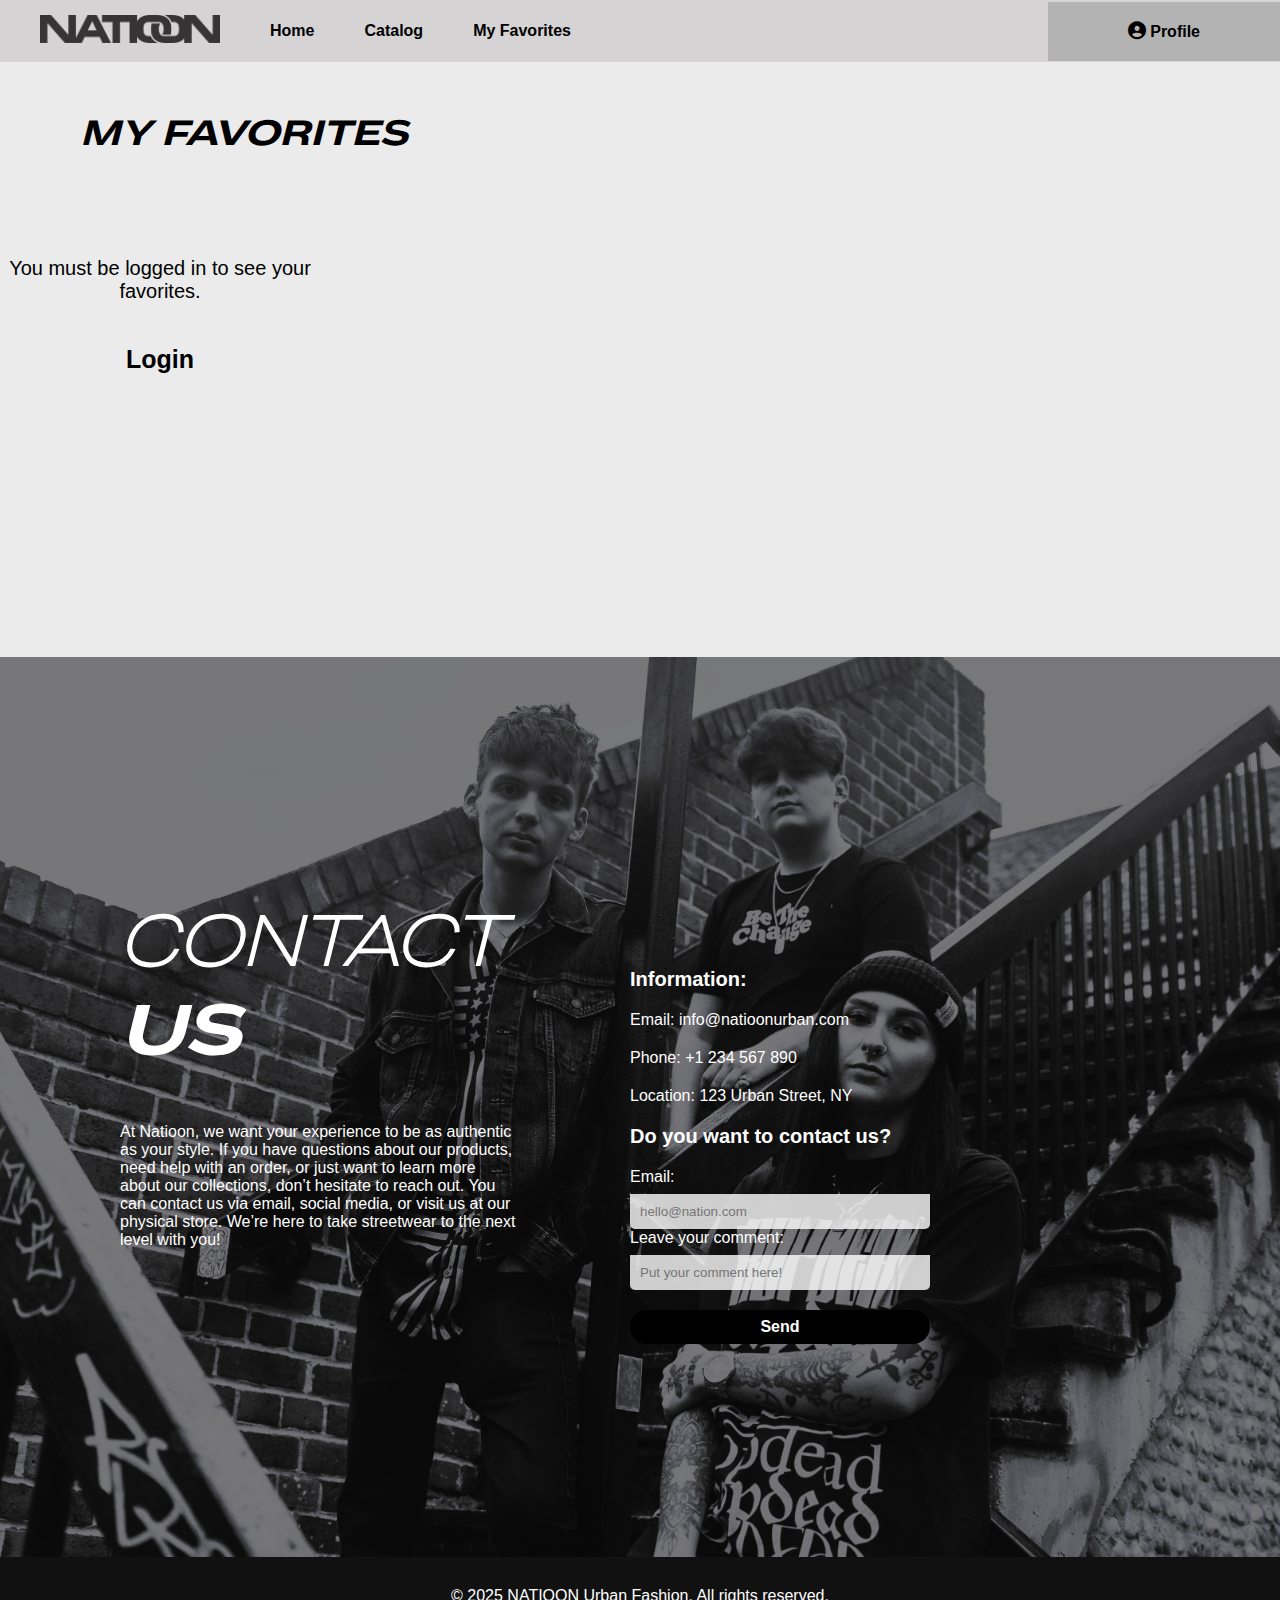
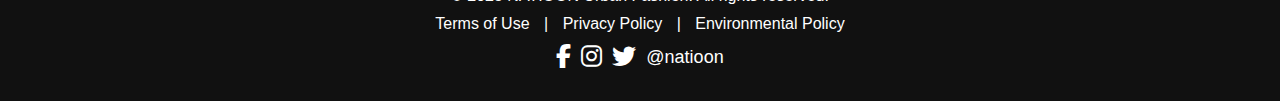
<file: pages/favorites.html>
<!DOCTYPE html>
<html lang="en">

<head>
    <meta charset="UTF-8">
    <meta name="viewport" content="width=device-width, initial-scale=1.0">
    <title>My Favorites</title>
    <link rel="stylesheet" href="../css/home.css">
    <link rel="stylesheet" href="../css/favorites.css">
    <link rel="stylesheet" href="https://cdnjs.cloudflare.com/ajax/libs/font-awesome/6.5.1/css/all.min.css">
    
    <link rel="icon" type="image/png" sizes="32x40" href="/favicon-32x32.png">
    <link rel="icon" type="image/png" sizes="16x16" href="/favicon-16x16.png">
    <link rel="manifest" href="/site.webmanifest">
    <link rel="icon" type="image/png" href="../assets/favicon.ico">
</head>

<body>
    <header>
        <div class="logo">
            <img src="../img/favorites/logo nation.png" alt="Nation Logo">
        </div>
        <nav>
            <ul>
                <li><a href="../pages/home.html">Home</a></li> <!-- LINK DE REDIRIGIR-->
                <li><a href="../pages/home.html">Catalog</a></li> <!-- LINK DE REDIRIGIR-->
                <li><a href="../pages/favorites.html" class="active">My Favorites</a></li> <!-- LINK DE REDIRIGIR-->
            </ul>
        </nav>
        <div class="profile-box">
            <a id="profile-link" href="../pages/user.html">
                <i class="fas fa-user-circle"></i>
                <span>Profile</span>
            </a>
        </div>
    </header>

    <main>
        <section class="favorites-section">
            <h1 id="h1bold">MY FAVORITES</h1>

            <div class="favorites-container" id="favorites-container1">
                <!-- Los productos favoritos se cargarán dinámicamente aquí -->
            </div>
        </section>
    </main>

    <section class="contact-us">
        <h1 class="contact-title">CONTACT</h1>
        <h1 class="contact-title2">US</h1>
        <div class="contact-container">
            <div class="contact-text">
                <p>At Natioon, we want your experience to be as authentic as your style. If you have questions about our
                    products, need help with an order, or just want to learn more about our collections, don’t hesitate
                    to reach out. You can contact us via email, social media, or visit us at our physical store. We’re
                    here to take streetwear to the next level with you!</p>
            </div>
            <div class="contact-info">
                <p class="contact-infotitle"> Information: </p>
                <p>Email: info@natioonurban.com</p>
                <p>Phone: +1 234 567 890</p>
                <p>Location: 123 Urban Street, NY</p>
                <p class="contact-infotitle"> Do you want to contact us? </p>
                <form>
                    <label for="email">Email:</label>
                    <div class="input-container">
                        <input type="email" id="email" placeholder="hello@nation.com" required>
                    </div>
                    <label for="comment">Leave your comment:</label>
                    <div class="input-container">
                        <input type="text" id="comment" placeholder="Put your comment here!" required>
                    </div>
                    <button class="update-btn">Send</button>
                </form>
            </div>
        </div>
    </section>
    <footer class="footer">
        <div class="footer-content">
            <p>&copy; 2025 NATIOON Urban Fashion. All rights reserved.</p>
            <div class="footer-links">
                <a href="#">Terms of Use</a> |
                <a href="#">Privacy Policy</a> |
                <a href="#">Environmental Policy</a>
            </div>
            <div class="social-icons">
                <a href="#" class="social-link"><i class="fab fa-facebook-f"></i></a>
                <a href="#" class="social-link"><i class="fab fa-instagram"></i></a>
                <a href="#" class="social-link"><i class="fab fa-twitter"></i></a>
                <span class="social-handle">@natioon</span>
            </div>
        </div>
    </footer>

    <script src="../js/favorites.js"></script>
</body>

</html>
</file>
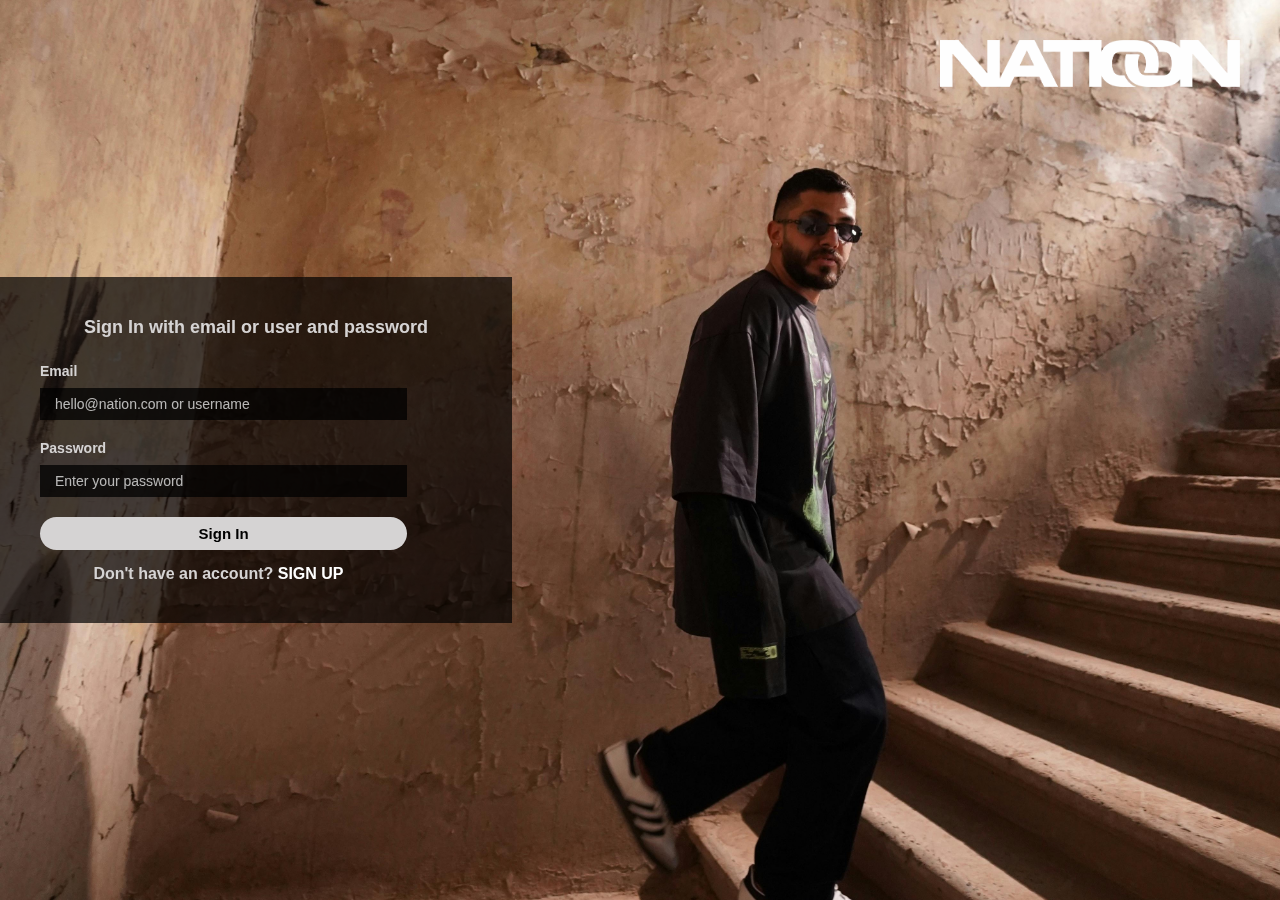
<file: pages/home.html>
<!DOCTYPE html>
<html lang="en">

<head>
    <meta charset="UTF-8">
    <meta name="viewport" content="width=device-width, initial-scale=1.0">
    <title>Home</title>
    <link rel="stylesheet" href="../css/home.css">
    <link rel="stylesheet" href="https://cdnjs.cloudflare.com/ajax/libs/font-awesome/6.5.1/css/all.min.css">
    <link rel="stylesheet" href="https://cdnjs.cloudflare.com/ajax/libs/font-awesome/6.4.0/css/all.min.css">
    
    <link rel="icon" type="image/png" sizes="32x40" href="/favicon-32x32.png">
    <link rel="icon" type="image/png" sizes="16x16" href="/favicon-16x16.png">
    <link rel="manifest" href="/site.webmanifest">
    <link rel="icon" type="image/png" href="../assets/favicon.ico">
</head>

<body>
    <header>
        <div class="logo">
            <img src="../img/home/logo nation.png" alt="Nation Logo">
        </div>
        <nav>
            <ul>
                <li><a href="../pages/home.html">Home</a></li> <!-- LINK DE REDIRIGIR-->
                <li><a href="#catalog-section">Catalog</a></li> <!-- LINK DE REDIRIGIR-->
                <li><a href="../pages/favorites.html">My Favorites</a></li> <!-- LINK DE REDIRIGIR-->
            </ul>
        </nav>
        <div class="profile-box">
            <a id="profile-link" href="#"> <!--Aqui se intervino el boton para que funcionara dependiendo que usuario ingresaba-->
            <i class="fas fa-user-circle"></i>
            <span>Profile</span>
            </a>
        </div>
    </header>

    <main>
        <div class="hero">
            <img src="../img/home/backgroundhome.jpg" alt="Fashion Background">
            <div class="hero-text">
                <h1>FIND</h1>
                <h1 id="h1bold">YOUR VIBE</h1>
            </div>
        </div>
    </main>

    <section class="favorites">
        <h1 class="h1bold">MY FAVORITES</h1> 
        <div class="products-favorites"></div> <!--Aqui se paso la informacion JS-->
    </section>

    <section id="catalog-section" class="catalog">
        <h1 class="h1bold">CATALOG</h1>
        <div class="search-box">
            
            <input type="text" id="buscador" placeholder="Buscar productos">
            <button><i class="fas fa-search"></i></button>
        </div>
        <div class="products"> </div> <!--Aqui se paso la informacion JS-->
    </section>

    

   <section class="contact-us">
        <div class="titles">
            <h1 class="contact-title">CONTACT</h1>
            <h1 class="contact-title2">US</h1>
        </div>
        <div class="contact-container">
            <div class="contact-text">
                <p>At Natioon, we want your experience to be as authentic as your style. If you have questions about our
                    products, need help with an order, or just want to learn more about our collections, don’t hesitate
                    to reach out. You can contact us via email, social media, or visit us at our physical store. We’re
                    here to take streetwear to the next level with you!</p>
            </div>
            <div class="contact-info">
                <p class="contact-infotitle"> Information: </p>
                <p>Email: info@natioonurban.com</p>
                <p>Phone: +1 234 567 890</p>
                <p>Location: 123 Urban Street, NY</p>

                <p class="contact-infotitle"> Do you want to contact us? </p>
                <form>
                    <label for="email">Email:</label>
                    <div class="input-container">
                        <input type="email" id="email" placeholder="hello@nation.com" required>
                    </div>
                    <label for="comment">Leave your comment:</label>
                    <div class="input-container">
                        <input type="text" id="comment" placeholder="Put your comment here!" required>
                    </div>
                    <button class="update-btn">Send</button>
                </form>

            </div>
        </div>
    </section>
    <footer class="footer">
        <div class="footer-content">
            <p>&copy; 2025 NATIOON Urban Fashion. All rights reserved.</p>
            <div class="footer-links">
                <a href="#">Terms of Use</a> |
                <a href="#">Privacy Policy</a> |
                <a href="#">Environmental Policy</a>
            </div>
            <div class="social-icons">
                <a href="#" class="social-link"><i class="fab fa-facebook-f"></i></a>
                <a href="#" class="social-link"><i class="fab fa-instagram"></i></a>
                <a href="#" class="social-link"><i class="fab fa-twitter"></i></a>
                <span class="social-handle">@natioon</span>
            </div>
        </div>
    </footer>
    <script src="../js/home.js"></script>
</body>

</html>
</file>
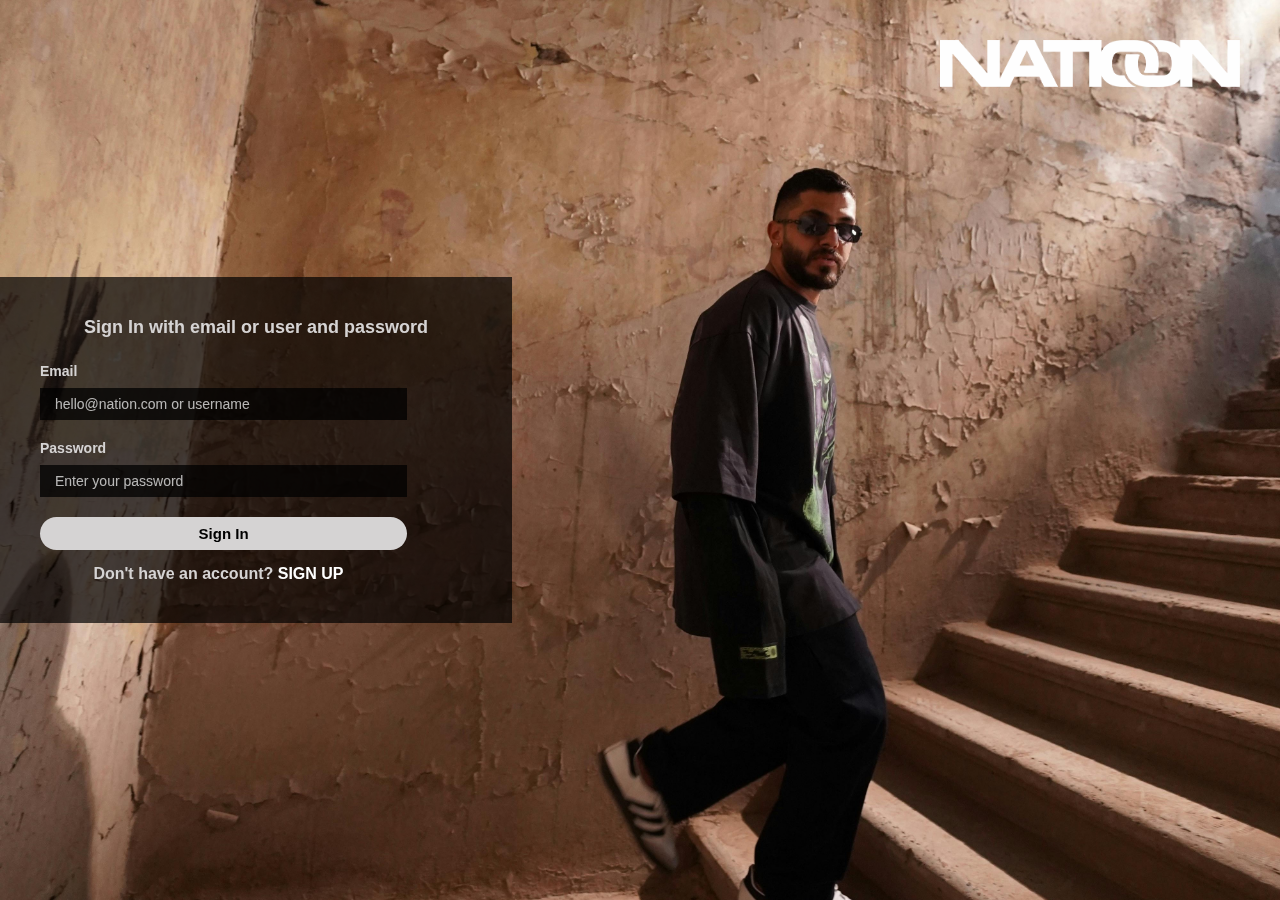
<file: pages/login.html>
<!DOCTYPE html>
<html lang="en">

<head>
    <meta charset="UTF-8">
    <meta name="viewport" content="width=device-width, initial-scale=1.0">
    <title>Sign In</title>
    <link rel="stylesheet" href="../css/login.css">

    <link rel="icon" type="image/png" sizes="32x40" href="/favicon-32x32.png">
    <link rel="icon" type="image/png" sizes="16x16" href="/favicon-16x16.png">
    <link rel="icon" type="image/png" href="../assets/favicon.ico">
</head>

<body>
    <div class="background">
        <div class="signin-box">
            <p class="titulopoppins">Sign In with email or user and password</p>
            <form class="signin-form">
                <div class="input-group">
                    <label for="email">Email</label>
                    <input type="email" id="email" placeholder="hello@nation.com or username" required>
                </div>
                <div class="input-group">
                    <label for="password">Password</label>
                    <input type="password" id="password" placeholder="Enter your password" required>
                </div>
                <button type="submit" class="signin-btn"> Sign In </button> <!-- LINK DE REDIRIGIR-->
            </form>
            <p class="signup-link">Don't have an account? <a href="../pages/registro.html">SIGN UP</a></p> <!-- LINK DE REDIRIGIR-->
        </div>
        <div class="logo">
            <img src="../img/login/logo nation blanco.png" alt="Nation Logo">
        </div>
    </div>

    <script src="../js/login.js"></script>

</body>

</html>
</file>
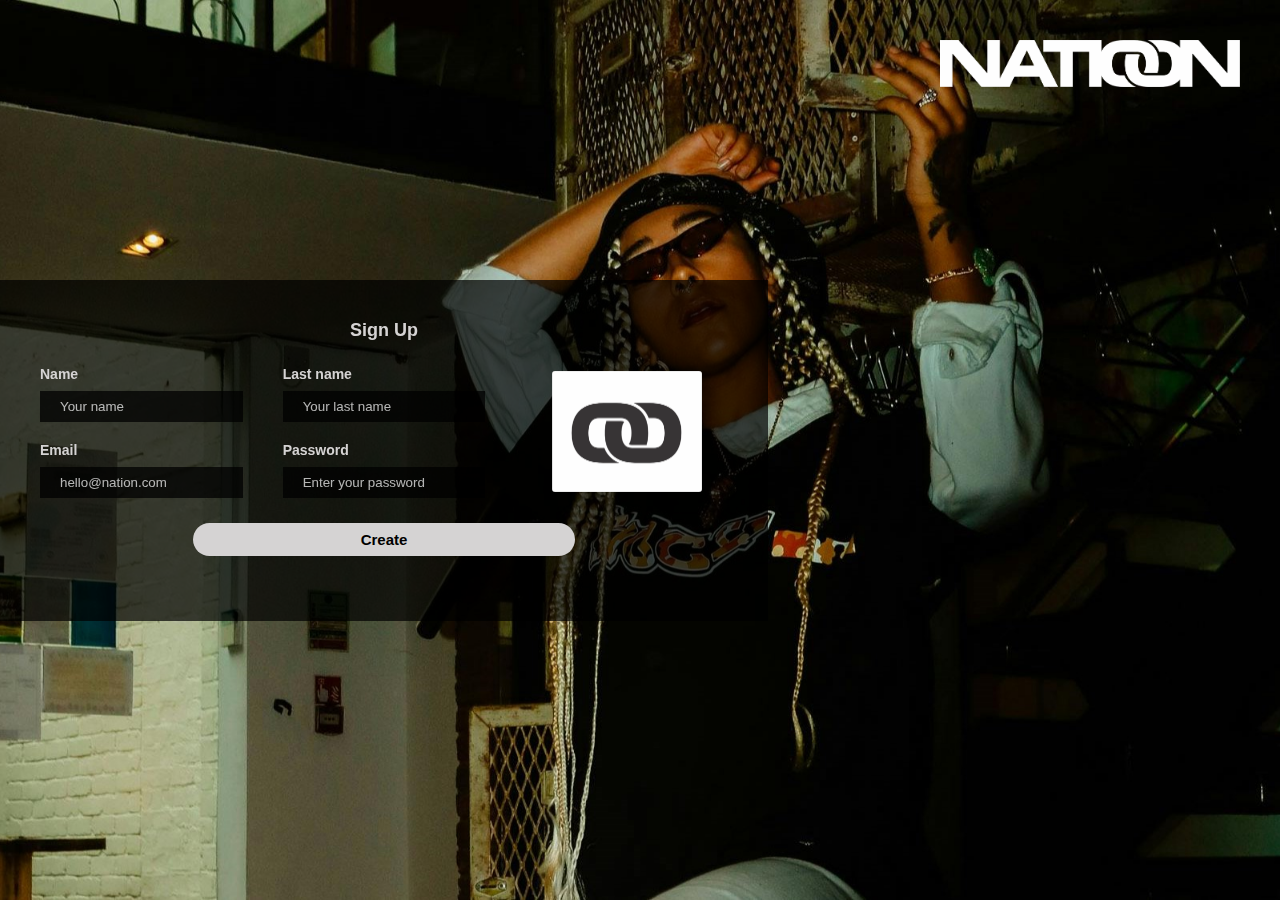
<file: pages/registro.html>
<!DOCTYPE html>
<html lang="en">

<head>
    <meta charset="UTF-8">
    <meta name="viewport" content="width=device-width, initial-scale=1.0">
    <title>Sign Up</title>
    <link rel="stylesheet" href="../css/registro.css">

    <link rel="icon" type="image/png" sizes="32x40" href="/favicon-32x32.png">
    <link rel="icon" type="image/png" sizes="16x16" href="/favicon-16x16.png">
    <link rel="icon" type="image/png" href="../assets/favicon.ico">
</head>

<body>
    <div class="background">
        <div class="signup-box">
            <p class="titulopoppins">Sign Up</p>
            <form class="signup-form">
                <div class="form-columns">
                    <!-- PRIMERA COLUMNA -->
                    <div class="column">
                        <div class="input-group">
                            <label for="name">Name</label>
                            <input type="text" id="name" placeholder="Your name" required>
                        </div>
                        <div class="input-group">
                            <label for="email">Email</label>
                            <input type="email" id="email" placeholder="hello@nation.com" required>
                        </div>
                    </div>

                    <!-- SEGUNDA COLUMNA -->
                    <div class="column">
                        <div class="input-group">
                            <label for="lastname">Last name</label>
                            <input type="text" id="lastname" placeholder="Your last name" required>
                        </div>
                        <div class="input-group">
                            <label for="password">Password</label>
                            <input type="password" id="password" placeholder="Enter your password" required>
                        </div>
                    </div>

                    <!-- TERCERA COLUMNA -->
                    <div class="column logo-container">
                        <img src="../img/registro/logo nation 2.png" alt="Nation Logo">
                    </div>
                </div>
                <div class="button-container">
                    <button type="submit" class="create-btn">Create</button> <!-- LINK DE REDIRIGIR-->
                </div>
            </form>
        </div>
        <div class="logo">
            <img src="../img/registro/logo nation blanco.png" alt="Nation Logo">
        </div>
    </div>

    <script src="../js/registro.js"></script>

</body>

</html>
</file>
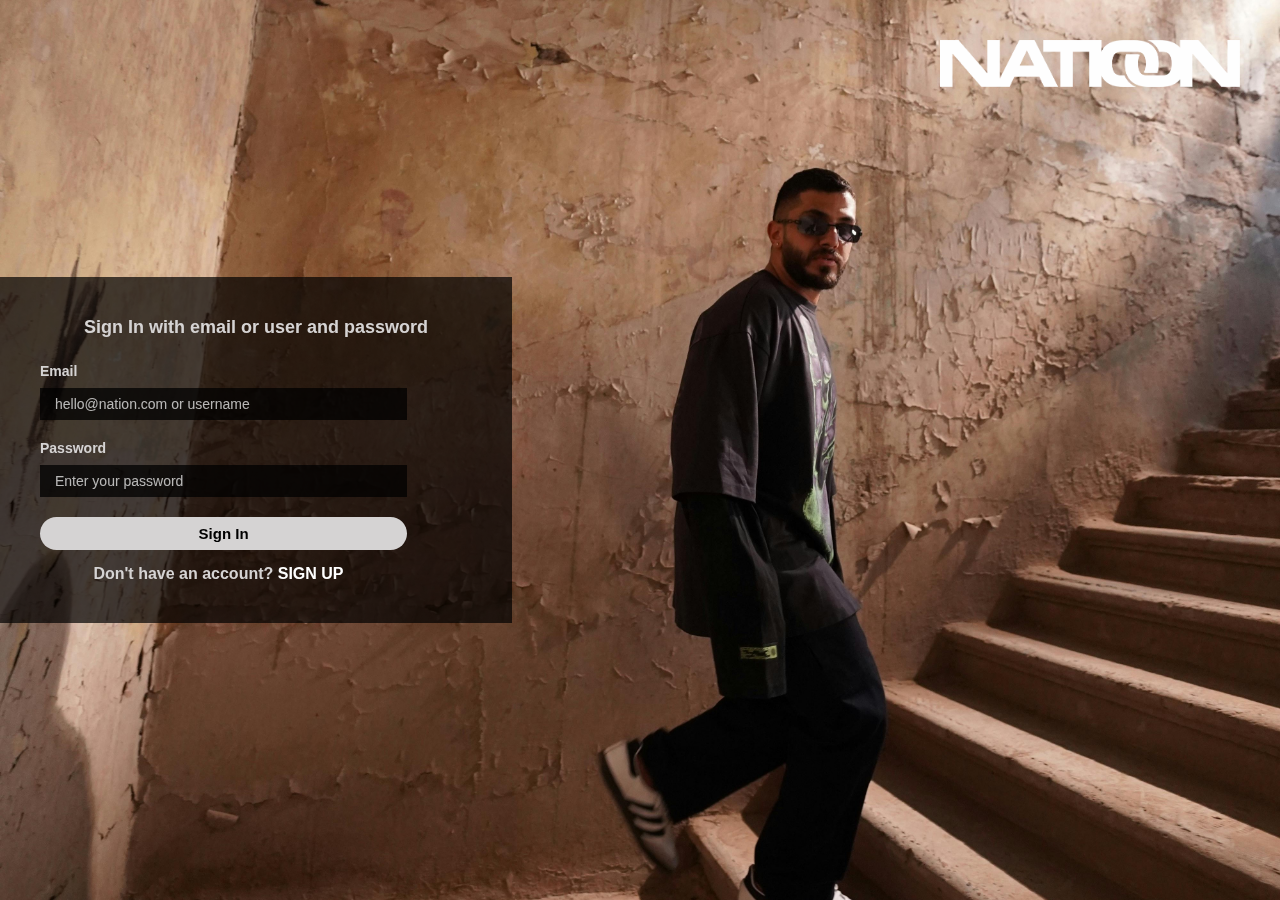
<file: pages/user.html>
<!DOCTYPE html>
<html lang="en">

<head>
    <meta charset="UTF-8">
    <meta name="viewport" content="width=device-width, initial-scale=1.0">
    <title>Profile</title>
    <link rel="stylesheet" href="../css/user.css">
    <link rel="stylesheet" href="https://cdnjs.cloudflare.com/ajax/libs/font-awesome/6.5.1/css/all.min.css">

    <link rel="icon" type="image/png" sizes="32x40" href="/favicon-32x32.png">
    <link rel="icon" type="image/png" sizes="16x16" href="/favicon-16x16.png">
    <link rel="manifest" href="/site.webmanifest">
    <link rel="icon" type="image/png" href="../assets/favicon.ico">

</head>

<body>
    <header>
        <div class="logo">
            <img src="../img/user/logo nation.png" alt="Nation Logo">
        </div>
        <nav>
            <ul>
                <li><a href="../pages/home.html">Home</a></li> <!-- LINK DE REDIRIGIR-->
                <li><a href="../pages/home.html">Catalog</a></li> <!-- LINK DE REDIRIGIR-->
                <li><a href="../pages/favorites.html">My Favorites</a></li> <!-- LINK DE REDIRIGIR-->
            </ul>
        </nav>
        <div class="profile-box">
            <a id="profile-link" href="../pages/user.html">
                <i class="fas fa-user-circle"></i>
                <span>Profile</span>
            </a>
        </div>
    </header>

    <main>
        <aside class="ladoizq">
            <h1>Hello!</h1>
            <div class="profile-section">
                <a href="../pages/user.html"> <!-- LINK DE REDIRIGIR-->
                    <i class="fas fa-user-circle"></i>
                    <span>Profile</span>
                </a>
            </div>
            <div class="signout">
                <a href="../index.html"><i class="fas fa-sign-out-alt"></i> Sign Out</a> <!-- LINK DE REDIRIGIR-->
            </div>
        </aside>

        <section class="profile-content">
            <div class="profile-photo">
                <img src="../img/user/logo nation 2.png" alt="Profile Photo">
                <p>Your profile <br>photo</p>
            </div>

            <div class="profile-info">
                <div class="row">
                    <div class="info-group">
                        <label>Name</label>
                        <p id="profile-nombre">Your name</p>
                    </div>
                    <div class="info-group">
                        <label>Last Name</label>
                        <p id="profile-apellido">Your last name</p>
                    </div>
                </div>

                <div class="row">
                    <div class="info-group">
                        <label>Email</label>
                        <p id="profile-email">hello@gmail.com</p>
                    </div>
                </div>

                <form>
                    <div class="row2">
                        <div class="info-group">
                            <label for="password">Password</label>
                            <div class="input-container">
                                <input type="password" id="password" placeholder="Enter your password" required>
                                <i class="fas fa-edit"></i>
                            </div>
                        </div>
                        <div class="info-group">
                            <label for="confirm-password">Confirm the new password</label>
                            <input type="password" id="confirm-password" placeholder="Enter your new password" required>
                        </div>
                    </div>
                    <button class="update-btn">Update</button>
                </form>
            </div>
        </section>
    </main>
    <script src="../js/user.js"></script>

</body>

</html>
</file>
<file: css/home.css>
html {
    scroll-behavior: smooth;
}

/* FUENTES ENLAZADAS */
@font-face {
    font-family: 'MiFuente';
    src: url("../fonts/MiFuente.ttf") format('truetype');
    font-weight: normal;
    font-style: normal;
}

@font-face {
    font-family: 'MiFuente2';
    src: url("../fonts/MiFuente2.ttf") format('truetype');
    font-weight: normal;
    font-style: normal;
}

/* CONFIGURACIÓN CUERPO DE LA PÁGINA */

* {
    margin: 0;
    padding: 0;
    box-sizing: border-box;
    font-family: 'Poppins', sans-serif;
}

body {
    background: #ebebeb;
}

h1 {
    font-family: "MiFuente", sans-serif;
    color: #000000;
    font-style: italic;
}

#h1bold {
    font-family: "MiFuente2", sans-serif;
    color: #000000;
    font-style: italic;
}

/* CONFIGURACIÓN HEADER */
header {
    display: flex;
    align-items: center;
    justify-content: left;
    padding: 15px 40px;
    background: #d5d3d3;
}

.logo img {
    width: 180px;
}

nav ul {
    display: flex;
    list-style: none;
    gap: 50px;
    margin-left: 50px;
}

nav ul li a {
    text-decoration: none;
    color: black;
    font-weight: bold;
}

.profile-box {
    background: #b3b3b3;
    padding: 20px 80px;
    font-weight: bold;
    cursor: pointer;
    position: absolute;
    right: 0%;
    align-items: center;
    gap: 8px;
}

.profile-box a {
    text-decoration: none;
    color: black;
}

.profile-box i {
    font-size: 18px;
}

.hero {
    position: relative;
    width: 100%;
    height: 550px;
    overflow: hidden;
}

.hero img {
    width: 100%;
    height: 100%;
    object-fit: cover;
}

.hero-text {
    position: absolute;
    top: 50%;
    left: 0px;
    transform: translateY(-50%);
    background: rgba(213, 211, 211, 0.5);
    padding: 50px;
    padding-left: 120px;
}

.hero-text h1 {
    font-size: 60px;
    color: black;
}

/* MY FAVORITES */

.favorites h1 {
    font-family: "MiFuente2", sans-serif;
    padding: 80px;
    font-size: 35px;
}

.products-favorites {
    display: grid;
    grid-template-columns: repeat(4, 1fr);
    /* 4 columnas */
    gap: 0px;
    justify-content: center;
    margin-top: 0px;
    margin-bottom: -40px;
}

.product {
    align-items: center;
    text-align: center;
    justify-content: space-between;
    position: relative;
    padding-bottom: 20px;
}

.product img {
    width: 100%;
    height: 500px;
    object-fit: cover;
}

/* CATALOGO */

.catalog {
    text-align: left;
}

.catalog h1 {
    font-family: "MiFuente2", sans-serif;
    padding: 80px;
    font-size: 35px;
}

/* BARRA DE BUSQUEDA (SEARCH) */

.search-box {
    display: flex;
    justify-content: flex-end;
    align-items: center;
    margin-bottom: 20px;
    margin-top: -130px;
    padding-right: 80px;
}

.search-box input {
    padding: 12px 15px;
    width: 250px;
    border: none;
    border-radius: 50px;
    background-color: #d5d3d3;
    font-weight: normal;
    font-size: 16px;
    color: #666;
}

.search-box input::placeholder {
    color: #666;
}

.search-box {
    position: relative;
}

.search-box button {
    position: absolute;
    right: 95px;
    background: transparent;
    border: none;
    color: #666;
    font-size: 18px;
    cursor: pointer;
    display: flex;
    align-items: center;
    justify-content: center;
}

.search-box button i {
    color: #666;
}

.search-box input:focus {
    outline: none;
}

/* PRODUCTOS */

.products {
    display: grid;
    grid-template-columns: repeat(4, 1fr);
    /* 4 columnas */
    gap: 0px;
    justify-content: center;
    margin-top: 80px;
}

.product {
    align-items: center;
    text-align: center;
    justify-content: space-between;
    position: relative;
    padding-bottom: 20px;
}

.product img {
    width: 100%;
    height: 500px;
    object-fit: cover;
}

/* CONTENEDOR DE LA IMAGEN DEL PRODUCTO, NOMBRE, PRECIO Y FAV */
.product-title-container {
    display: flex;
    align-items: center;
    justify-content: center;
    gap: 10px;
    margin-top: 10px;
    padding: 0 15px;
    min-height: 50px;
}

.product h3 {
    margin: 0;
    flex-grow: 1;
    text-align: center;
}

.price {
    margin-top: 5px;
    margin-bottom: 20px;
}

.favorite-btn {
    background: none;
    border: none;
    cursor: pointer;
    font-size: 24px;
    color: #000;
    padding: 0;
    display: flex;
    align-items: center;
    justify-content: center;
    margin-left: 5px;
}

.favorite-btn i {
    transition: color 0.3s ease;
}

.favorite-btn.active i {
    color: rgb(0, 0, 0);
}

.favorite-btn i.fa-solid {
    color: rgb(0, 0, 0);
}

.product a {
    text-decoration: none;
    color: black;
}

/*AQUI EMPIEZA CONTACT US*/

.contact-us {
    text-align: center;
    padding: 0;
    background: url("../img/home/backgroundcontactus.jpg") no-repeat center center/cover;
    color: #fff;
    width: 100%;
    min-height: 115vh;
    display: flex;
    flex-direction: column;
    justify-content: center;
}

.titles {
    margin-top: 50px;
}

.contact-title {
    font-family: "MiFuente", sans-serif;
    font-size: 70px;
    text-transform: uppercase;
    font-style: italic;
    text-align: left;
    padding: 0px 120px;
    color: white;
    margin-top: 30px;
}

.contact-title2 {
    font-family: "MiFuente2", sans-serif;
    font-size: 70px;
    text-transform: uppercase;
    font-style: italic;
    text-align: left;
    padding: 0px 120px;
    color: white;
}

.contact-container {
    display: flex;
    justify-content: space-between;
    align-items: center;
    flex-wrap: wrap;
}

.contact-text {
    max-width: 520px;
    text-align: left;
    padding-left: 120px;
    margin-top: -50px;
}

.contact-infotitle {
    text-align: left;
    max-width: 300px;
    padding-right: 300px;
    font-weight: bold;
    font-size: 20px;
    padding: 0%;
}

.contact-info {
    margin-top: -100px;
    text-align: left;
    max-width: 800px;
    padding-right: 350px;
}

.contact-info p {
    margin-bottom: 20px;
}

.input-container {
    display: flex;
    align-items: center;
    width: 100%;
    border-radius: 5px;
    overflow: hidden;
}

.input-container input {
    flex: 1;
    padding: 10px;
    border: none;
    outline: none;
    background-color: rgba(255, 255, 255, 0.8);
    margin-top: 8px;
}

.update-btn {
    display: block;
    width: 300px;
    padding: 8px;
    background: #000000;
    border: none;
    border-radius: 50px;
    font-weight: bold;
    font-size: 16px;
    cursor: pointer;
    margin: 10px auto 0 auto;
    text-align: center;
    margin-top: 20px;
    color: white;
}

.update-btn:hover {
    background: white;
}

/*AQUI EMPIEZA EL FOOTER*/

.footer {
    background: #111;
    color: #fff;
    text-align: center;
    padding: 30px 0;
}

.footer-links {
    margin: 10px 0;
}

.footer-links a {
    color: #fff;
    text-decoration: none;
    margin: 0 10px;
}

.footer-links a:hover {
    text-decoration: underline;
}

/*AQUI EMPIEZA LOS ICONOS*/

.social-icons {
    display: flex;
    align-items: center;
    gap: 10px;
    margin-top: 10px;
    justify-content: center;
}

.social-link {
    color: white;
    font-size: 24px;
    transition: color 0.3s ease;
}

.social-link:hover {
    color: #8b8b8b;
}

.social-handle {
    color: white;
    font-size: 18px;
}
</file>
<file: css/favorites.css>
html {
    scroll-behavior: smooth;
}

/* FUENTES ENLAZADAS */
@font-face {
    font-family: 'MiFuente';
    src: url("../fonts/MiFuente.ttf") format('truetype');
    font-weight: normal;
    font-style: normal;
}

@font-face {
    font-family: 'MiFuente2';
    src: url("../fonts/MiFuente2.ttf") format('truetype');
    font-weight: normal;
    font-style: normal;
}

nav ul {
    display: flex;
    list-style: none;
    gap: 50px;
    margin-left: 50px;
}

.favorites-section h1 {
    font-size: 35px;
    margin-bottom: 40px;
    padding: 50px 80px;
    margin-bottom: -80px;
}

/* CUANDO NO HAY FAVORITOS */
.no-favorites-message {
    flex-direction: column;
    align-items: center;
    justify-content: center;
    text-align: center;
    height: 300px;
    margin: 50px 0;
}

.no-favorites-message i {
    font-size: 60px;
    color: #000000;
    margin-bottom: 20px;
}

.no-favorites-message p {
    font-size: 20px;
    color: #000000;
    margin-bottom: 30px;
    text-decoration: none;
}

.browse-button {
    display: inline-block;
    padding: 12px 25px;
    text-decoration: none;
    font-weight: bold;
    transition: background-color 0.3s ease;
    color: black;
    font-size: 25px;
}

/* ESTILOS DE PRODUCTOS */
.favorites-container{
    display: grid;
    grid-template-columns: repeat(4, 1fr);
    gap: 0px;
    justify-content: center;
    margin-top: 80px;
    margin-bottom: 50px;
}
.favorites-container h3 {
    white-space: nowrap;       /* Evita el salto de línea */ 
    text-overflow: ellipsis;  /* Añade "..." si el texto es muy largo */
    font-size: 18px;
    font-weight: bold;
    margin: 0px 20px 0px 5px;
    display: block;
    width: 100%;             
}

/* BOTÓN PARA QUITAR DE FAVORITOS */
.remove-favorite-btn {
    background: none;
    border-style: none;
    cursor: pointer;
    font-size: 24px;
    color: rgb(0, 0, 0);
    padding: 0;
}

/* ESTILOS PARA EL MENÚ CON PRODUCTOS */
nav ul li a.active {
    text-decoration: none;
    font-weight: bold;
}

/* AQUÍ EMPIEZA CONTACT US */

.contact-us {
    text-align: center;
    padding: 0;
    background: url("../img/favorites/backgroundfav.jpg") no-repeat center center/cover;
    color: #fff;
    width: 100%;
    min-height: 100vh;
    display: flex;
    flex-direction: column;
    justify-content: center;
}

.contact-title {
    font-family: "MiFuente", sans-serif;
    font-size: 70px;
    text-transform: uppercase;
    font-style: italic;
    text-align: left;
    padding: 0px 120px;
    color: white;
    margin-top: 30px;
}

.contact-title2 {
    font-family: "MiFuente2", sans-serif;
    font-size: 70px;
    text-transform: uppercase;
    font-style: italic;
    text-align: left;
    padding: 0px 120px;
    color: white;
}

.contact-container {
    display: flex;
    justify-content: space-between;
    align-items: center;
    flex-wrap: wrap;
    margin-top: -60px;
}

.contact-text {
    max-width: 520px;
    text-align: left;
    padding-left: 120px;
    margin-top: 10px;
}

.contact-infotitle {
    text-align: left;
    max-width: 300px;
    padding-right: 300px;
    font-weight: bold;
    font-size: 20px;
    padding: 0%;
}

.contact-info {
    margin-top: -50px;
    text-align: left;
    max-width: 800px;
    padding-right: 350px;
}

.contact-info p {
    margin-bottom: 20px;
}

.input-container {
    display: flex;
    align-items: center;
    width: 100%;
    border-radius: 5px;
    overflow: hidden;
}

.input-container input {
    flex: 1;
    padding: 10px;
    border: none;
    outline: none;
    background-color: rgba(255, 255, 255, 0.8);
    margin-top: 8px;
}

.update-btn {
    display: block;
    width: 300px;
    padding: 8px;
    background: #000000;
    border: none;
    border-radius: 50px;
    font-weight: bold;
    font-size: 16px;
    cursor: pointer;
    margin: 10px auto 0 auto;
    text-align: center;
    margin-top: 20px;
    color: white;
}

.update-btn:hover {
    background: white;
}


/*AQUI EMPIEZA EL FOOTER*/

.footer {
    background: #111;
    color: #fff;
    text-align: center;
    padding: 30px 0;
}

.footer-links {
    margin: 10px 0;
}

.footer-links a {
    color: #fff;
    text-decoration: none;
    margin: 0 10px;
}

.footer-links a:hover {
    text-decoration: underline;
}

/*AQUI EMPIEZA LOS ICONOS*/

.social-icons {
    display: flex;
    align-items: center;
    gap: 10px;
    margin-top: 10px;
    justify-content: center;
}

.social-link {
    color: white;
    font-size: 24px;
    transition: color 0.3s ease;
}

.social-link:hover {
    color: #8b8b8b;
}

.social-handle {
    color: white;
    font-size: 18px;
}
/*BOTON DE FAVORITOS*/
.favorite-btn {
    background: none;
    border: none;
    cursor: pointer;
    font-size: 24px;
    color: #000;
    padding: 0;
    display: flex;
    align-items: center;
    justify-content: center;
    margin-left: 5px;
}

.favorite-btn i {
    transition: color 0.3s ease;
}

.favorite-btn.active i {
    color: rgb(0, 0, 0);
}

.favorite-btn i.fa-solid {
    color: rgb(0, 0, 0);
}
/*FORMULARIO*/
</file>
<file: css/login.css>
html {
    scroll-behavior: smooth;
}

* {
    margin: 0;
    padding: 0;
    box-sizing: border-box;
    font-family: 'Poppins', sans-serif;
}

body {
    position: relative;
    height: 100vh;
    display: flex;
    align-items: center;
    justify-content: center;
    background: url('../img/login/background22.jpg') center/cover;
}

.background {
    position: fixed;
    width: 100%;
    height: 100%;
    display: flex;
    align-items: center;
}

.signin-box {
    display: flex;
    flex-direction: column;
    align-items: center;
    background: hsla(0, 0%, 0%, 0.7);
    padding: 40px;
    width: 40%;
    color: #d5d3d3;
}

.titulopoppins {
    font-weight: bold;
    margin-bottom: 25px;
    justify-content: center;
    font-size: 18px;
}

/* ESTILO DEL FORMULARIO */
.signin-form {
    display: flex;
    flex-direction: column;
    gap: 20px;
    width: 100%;
}

/* INPUTS DEL FORM */
.input-group label {
    display: block;
    font-size: 14px;
    margin-bottom: 5px;
    font-weight: bold;
}

.input-group input {
    width: 85%;
    padding: 8px;
    margin-top: 4px;
    background: hsla(0, 0%, 0%, 0.75);
    border: none;
    color: white;
    padding-left: 15px;
    font-size: 14px;
}

.input-group input::placeholder {
    color: rgba(255, 255, 255, 0.7);
}

/* BOTÓN */
.signin-btn {
    width: 85%;
    padding: 8px;
    background: #d5d3d3;
    border: none;
    border-radius: 50px;
    color: rgb(0, 0, 0);
    font-weight: bold;
    cursor: pointer;
    font-size: 15px;
}

.signin-btn:hover {
    background: #ffffff;
    color: black;
}

.signin-btn a {
    text-decoration: none;
    color: black;
}

/* ENLACE A SIGN UP */
.signup-link {
    margin-top: 15px;
    font-size: 16px;
    font-weight: bold;
    margin-left: -75px;
}

.signup-link a {
    color: white;
    font-weight: bold;
    text-decoration: none;
}

.signup-link a:hover {
    text-decoration: underline;
}

/* IMAGEN LOGO */
.logo {
    position: absolute;
    top: 40px;
    right: 40px;
}

.logo img {
    width: 300px;
}
</file>
<file: css/registro.css>
html {
    scroll-behavior: smooth;
}

* {
    margin: 0;
    padding: 0;
    box-sizing: border-box;
    font-family: 'Poppins', sans-serif;
}

body {
    position: relative;
    height: 100vh;
    display: flex;
    align-items: center;
    justify-content: center;
    background: url('../img/registro/background.jpg') no-repeat center center/cover;
}

.background {
    position: fixed;
    width: 100%;
    height: 100%;
    display: flex;
    align-items: center;
}

.signup-box {
    display: flex;
    flex-direction: column;
    align-items: center;
    background: hsla(0, 0%, 0%, 0.7);
    padding: 40px;
    width: 60%;
    color: #d5d3d3;
}

.titulopoppins {
    font-weight: bold;
    margin-bottom: 25px;
    justify-content: center;
    font-size: 18px;
}

/* ESTILO DEL FORMULARIO */
.form-columns {
    display: grid;
    grid-template-columns: 1fr 1fr 1fr;
    gap: 40px;
    width: 100%;
}

/* COLUMNAS DEL FORMULARIO */
.column {
    display: flex;
    flex-direction: column;
    gap: 20px;
}

/* INPUTS */
.input-group label {
    display: block;
    font-size: 14px;
    margin-bottom: 5px;
    font-weight: bold;
}

.input-group input {
    width: 100%;
    padding: 8px;
    margin-top: 4px;
    background: hsla(0, 0%, 0%, 0.75);
    border: none;
    color: white;
    padding-left: 20px;
}

.input-group input::placeholder {
    color: rgba(255, 255, 255, 0.7);
}

/* BOTÓN */

.button-container {
    margin: 25px;
    display: flex;
    justify-content: center;
}

.create-btn {
    width: 60%;
    padding: 8px;
    background: #d5d3d3;
    border: none;
    border-radius: 50px;
    color: rgb(0, 0, 0);
    font-weight: bold;
    cursor: pointer;
    font-size: 15PX;
}

.create-btn:hover {
    background: #ffffff;
    color: black;
}

.create-btn a {
    text-decoration: none;
    color: black;
}

/* TERCERA COLUMNA */
.logo-container {
    display: flex;
    align-items: center;
    justify-content: center;
}

.logo-container img {
    max-width: 150px;
    border-radius: 3px;
}

.logo {
    position: absolute;
    top: 40px;
    right: 40px;
}

.logo img {
    width: 300px;
}
</file>
<file: css/user.css>
html {
    scroll-behavior: smooth;
}

* {
    margin: 0;
    padding: 0;
    box-sizing: border-box;
    font-family: 'Poppins', sans-serif;
}

/* COLOR DE FONDO DE LA PÁGINA USER */

body {
    background: #ebebeb;
}

/* CONFIGURACIÓN DEL HEADER */
header {
    display: flex;
    align-items: center;
    justify-content: left;
    padding: 15px 40px;
    background: #d5d3d3;
}

.logo img {
    width: 180px;
}

nav ul {
    display: flex;
    list-style: none;
    gap: 50px;
    margin-left: 50px;
}

nav ul li a {
    text-decoration: none;
    color: black;
    font-weight: bold;
}

.profile-box {
    background: #b3b3b3;
    padding: 20px 80px;
    font-weight: bold;
    cursor: pointer;
    position: absolute;
    right: 0%;
    align-items: center;
    gap: 8px;
}

.profile-box a {
    text-decoration: none !important;
    color: black !important;
}

.profile-box i {
    font-size: 18px;
}

/* CONTENIDO DE MAIN */
main {
    display: flex;
    padding: 40px;
}

/* PARTE IZQUIERDA DE LA PAGINA */
.ladoizq {
    width: 250px;
    padding: 20px;
    margin-right: 80px;
    margin-left: 30px;
}

.ladoizq h1 {
    font-size: 36px;
    margin-bottom: 20px;
}

.profile-section {
    display: flex;
    align-items: center;
    font-weight: bold;
    gap: 10px;
    cursor: pointer;
    padding-bottom: 8px;
    transition: 0.3s;
}

.profile-section a {
    text-decoration: none !important;
    color: black !important;
}

.signout {
    display: flex;
    align-items: center;
    gap: 10px;
    font-weight: bold;
    cursor: pointer;
    padding-top: 250px;
    transition: 0.3s;
}

.profile-section i,
.signout i {
    font-size: 18px;
}

.signout a {
    text-decoration: none;
    color: black;
}

/* CONTENIDO DEL LADO DERECHO DE LA PÁGINA */
.profile-content {
    flex: 1;
    margin-left: 40px;
    padding: 30px;
}

.profile-photo {
    display: flex;
    align-content: center;
    margin-bottom: 30px;
    gap: 10px;
}

.profile-photo img {
    width: 100px;
    border-radius: 3px;
}

.profile-photo p {
    font-size: 16px;
    font-weight: bold;
    color: #333; 
}

.row {
    display: flex;
    gap: 40px;
    margin-bottom: 15px;
}

.row2 {
    display: flex;
    gap: 40px;
    margin-bottom: 15px;
    justify-content: space-between;
}

.info-group {
    flex: 1;
}

.info-group label {
    font-weight: bold;
    display: block;
    padding-bottom: 3px;
}

.info-group p {
    color: rgba( 0, 0, 0, 0.75);
}

.info-group input {
    width: 100%;
    padding: 10px;
    border-style: none;
}

/* ICONO PARA MODIFICAR CONTRASEÑA */
.info-group i {
    margin-left: 10px;
    cursor: pointer;
}

/* BOTÓN PARA ACTUALIZAR CONTRASEÑA */
.update-btn {
    display: block;
    width: 300px;
    padding: 8px;
    background: #d4d4d4;
    border: none;
    border-radius: 50px;
    font-weight: bold;
    font-size: 16px;
    cursor: pointer;
    margin: 10px auto 0 auto;
    text-align: center;
    margin-top: 30px;
}

.update-btn:hover {
    background: white;
}

.input-container {
    display: flex;
    align-items: center;
    width: 100%;
    border-radius: 5px;
    overflow: hidden;
}

.input-container input {
    flex: 1;
    padding: 10px;
    border: none;
    outline: none;
}

.input-container i {
    padding: 10px;
    cursor: pointer;
    color: #666;
}
</file>
